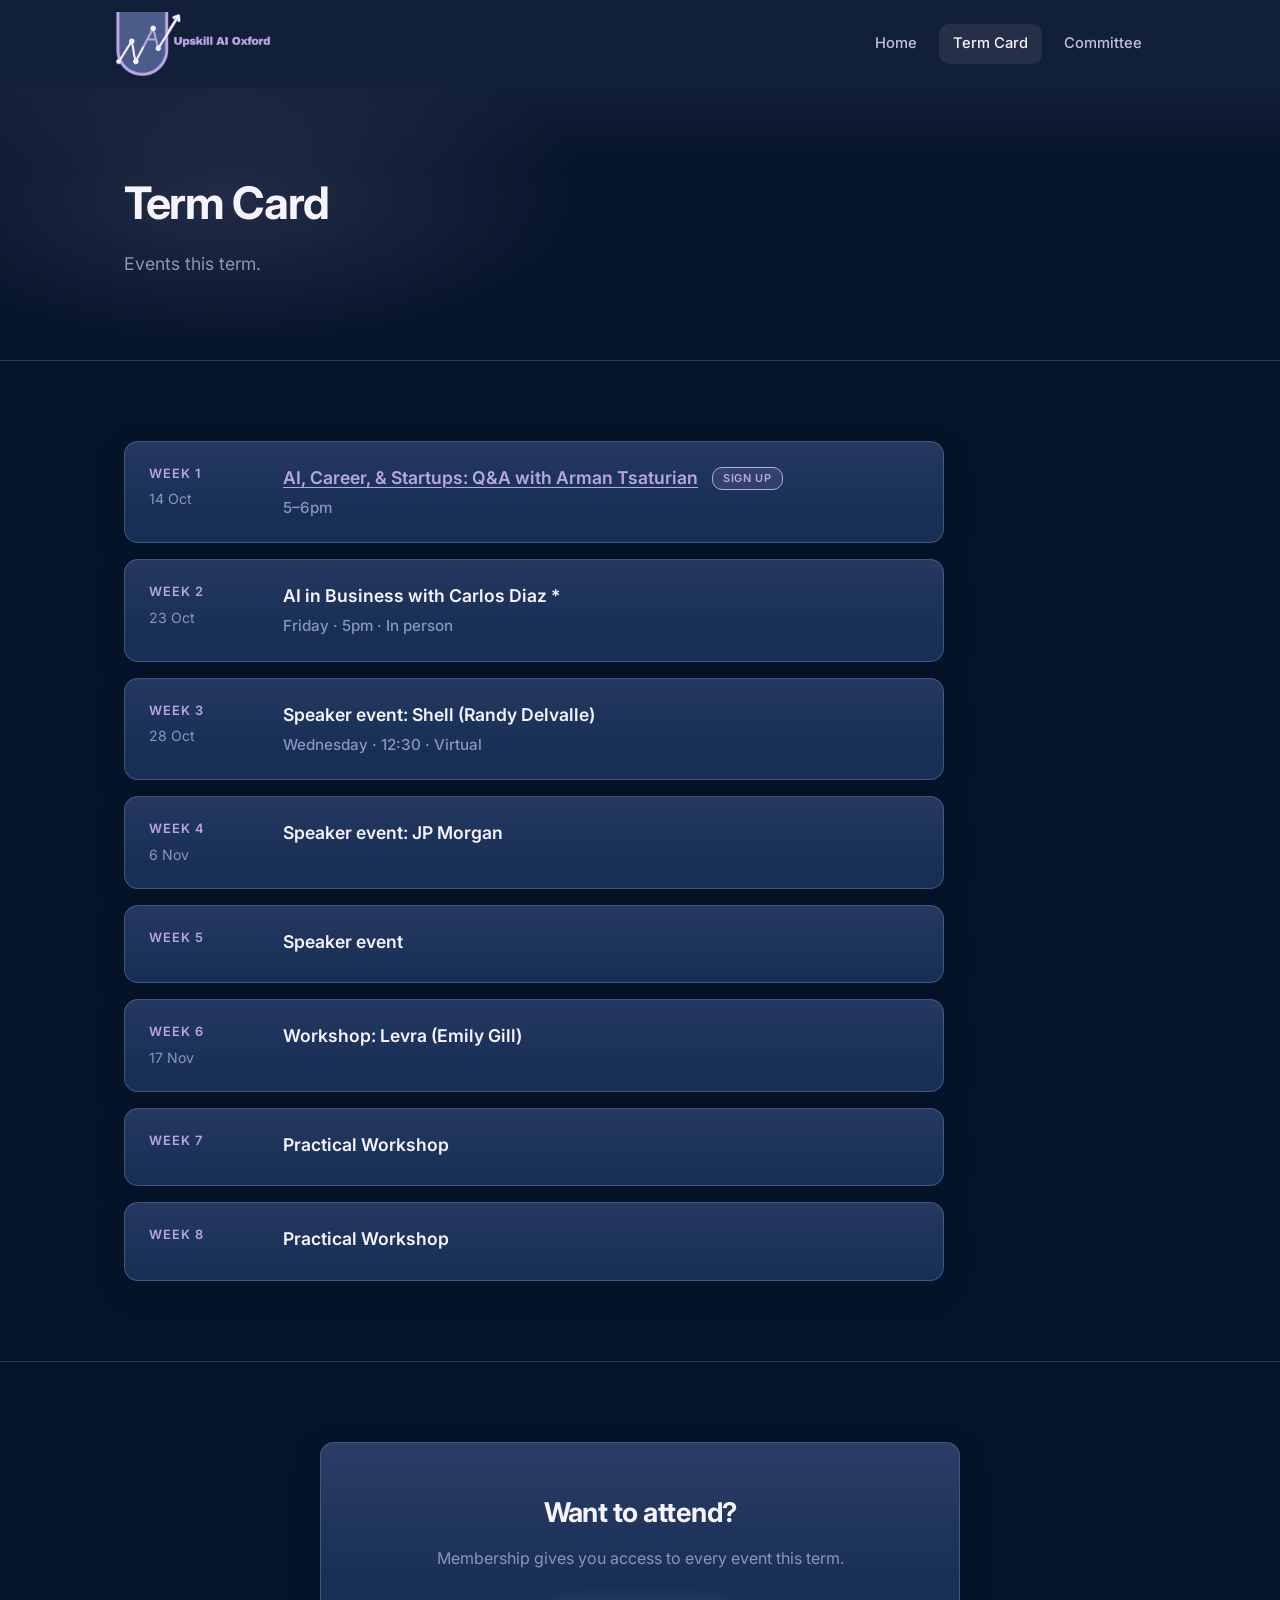
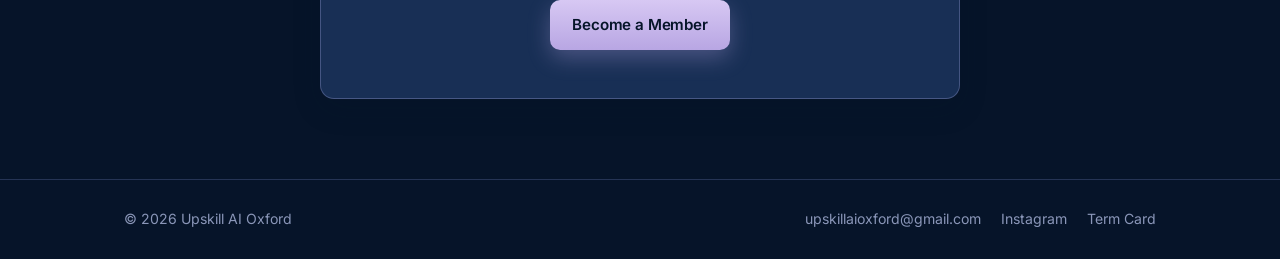
<file: termcard.html>
<!DOCTYPE html>
<html lang="en">
<head>
  <meta charset="UTF-8" />
  <meta name="viewport" content="width=device-width, initial-scale=1.0" />
  <title>Term Card — Upskill AI Oxford</title>
  <meta name="description" content="Events this term at Upskill AI Oxford." />
  <link rel="preconnect" href="https://fonts.googleapis.com" />
  <link rel="preconnect" href="https://fonts.gstatic.com" crossorigin />
  <link href="https://fonts.googleapis.com/css2?family=Inter:wght@400;500;600;700&display=swap" rel="stylesheet" />
  <link rel="stylesheet" href="styles.css?v=6" />
</head>
<body>
  <header class="site-header">
    <div class="container header-inner">
      <a href="index.html" class="brand">
        <img src="assets/logo.png" alt="Upskill AI Oxford" class="brand-logo" />
      </a>
      <nav class="site-nav">
        <a href="index.html" class="nav-link">Home</a>
        <a href="termcard.html" class="nav-link active">Term Card</a>
        <a href="index.html#committee" class="nav-link">Committee</a>
      </nav>
    </div>
  </header>

  <main>
    <section class="page-header">
      <div class="container">
        <h1>Term Card</h1>
        <p class="hero-sub">Events this term.</p>
      </div>
    </section>

    <section class="section">
      <div class="container">
        <div class="event-list">
          <article class="event">
            <div class="event-date">
              <span class="event-week">Week 1</span>
              <span class="event-day">14 Oct</span>
            </div>
            <div class="event-body">
              <h3><a class="event-signup" href="https://luma.com/odosrqc4"><span class="event-signup-title">AI, Career, &amp; Startups: Q&amp;A with Arman Tsaturian</span> <span class="event-signup-action">Sign up</span></a></h3>
              <p class="event-meta">5–6pm</p>
            </div>
          </article>

          <article class="event">
            <div class="event-date">
              <span class="event-week">Week 2</span>
              <span class="event-day">23 Oct</span>
            </div>
            <div class="event-body">
              <h3>AI in Business with Carlos Diaz *</h3>
              <p class="event-meta">Friday · 5pm · In person</p>
            </div>
          </article>

          <article class="event">
            <div class="event-date">
              <span class="event-week">Week 3</span>
              <span class="event-day">28 Oct</span>
            </div>
            <div class="event-body">
              <h3>Speaker event: Shell (Randy Delvalle)</h3>
              <p class="event-meta">Wednesday · 12:30 · Virtual</p>
            </div>
          </article>

          <article class="event">
            <div class="event-date">
              <span class="event-week">Week 4</span>
              <span class="event-day">6 Nov</span>
            </div>
            <div class="event-body">
              <h3>Speaker event: JP Morgan</h3>
            </div>
          </article>

          <article class="event">
            <div class="event-date">
              <span class="event-week">Week 5</span>
            </div>
            <div class="event-body">
              <h3>Speaker event</h3>
            </div>
          </article>

          <article class="event">
            <div class="event-date">
              <span class="event-week">Week 6</span>
              <span class="event-day">17 Nov</span>
            </div>
            <div class="event-body">
              <h3>Workshop: Levra (Emily Gill)</h3>
            </div>
          </article>

          <article class="event">
            <div class="event-date">
              <span class="event-week">Week 7</span>
            </div>
            <div class="event-body">
              <h3>Practical Workshop</h3>
            </div>
          </article>

          <article class="event">
            <div class="event-date">
              <span class="event-week">Week 8</span>
            </div>
            <div class="event-body">
              <h3>Practical Workshop</h3>
            </div>
          </article>
        </div>
      </div>
    </section>

    <section class="section join-section">
      <div class="container join-inner">
        <h2>Want to attend?</h2>
        <p>Membership gives you access to every event this term.</p>
        <a href="index.html#join" class="btn btn-primary">Become a Member</a>
      </div>
    </section>
  </main>

  <footer class="site-footer">
    <div class="container footer-inner">
      <p>&copy; 2026 Upskill AI Oxford</p>
      <div class="footer-links">
        <a href="mailto:upskillaioxford@gmail.com">upskillaioxford@gmail.com</a>
        <a href="https://www.instagram.com/oxappliedai/">Instagram</a>
        <a href="termcard.html">Term Card</a>
      </div>
    </div>
  </footer>
</body>
</html>
</file>
<file: styles.css>
/* Upskill AI Oxford — dark, professional theme */

:root {
  /* Palette: #061429, #182F55, #4C5C8A, #B8A6E3, #F6F3FF */
  --bg: #061429;
  --bg-elevated: #182f55;
  --border: #4c5c8a;
  --text: #f6f3ff;
  --text-muted: #8a96b8;
  --accent: #b8a6e3;
  --accent-hover: #c9baec;
  --accent-contrast: #061429;
  --header-bg: #121f38;
  --header-text: #f6f3ff;
  --header-text-muted: #c5c0d8;
  --header-border: rgba(76, 92, 138, 0.45);
  --header-hover-bg: rgba(246, 243, 255, 0.08);
  --radius: 3px;
  --container: 1080px;
}

* {
  box-sizing: border-box;
  margin: 0;
  padding: 0;
}

html {
  scroll-behavior: smooth;
}

body {
  font-family: "Inter", -apple-system, BlinkMacSystemFont, "Segoe UI", sans-serif;
  background: var(--bg);
  color: var(--text);
  line-height: 1.6;
  -webkit-font-smoothing: antialiased;
}

.container {
  max-width: var(--container);
  margin: 0 auto;
  padding: 0 24px;
}

a {
  color: var(--accent);
  text-decoration: none;
}

/* ---------- Header ---------- */

.site-header {
  position: sticky;
  top: 0;
  z-index: 100;
  background: var(--header-bg);
  border-bottom: none;
  box-shadow: none;
}

.header-inner {
  display: flex;
  align-items: center;
  justify-content: space-between;
  height: 88px;
  padding-left: 16px;
  padding-right: 24px;
}

.brand {
  display: flex;
  align-items: center;
  flex-shrink: 0;
  margin-right: 12px;
}

.brand-logo {
  height: 64px;
  width: auto;
  display: block;
}

.site-nav {
  display: flex;
  gap: 8px;
}

.site-header .nav-link {
  padding: 8px 14px;
  border-radius: 10px;
  color: var(--header-text-muted);
  font-size: 0.92rem;
  font-weight: 500;
  transition: color 0.18s ease, background 0.18s ease;
}

.site-header .nav-link:hover {
  color: var(--header-text);
  background: var(--header-hover-bg);
}

.site-header .nav-link.active {
  color: var(--header-text);
  background: var(--header-hover-bg);
}

/* ---------- Buttons ---------- */

.btn {
  display: inline-flex;
  align-items: center;
  justify-content: center;
  padding: 13px 22px;
  border-radius: 10px;
  font-size: 0.95rem;
  font-weight: 600;
  letter-spacing: -0.01em;
  transition: background 0.18s ease, border-color 0.18s ease, transform 0.18s ease, box-shadow 0.18s ease;
}

.btn:focus-visible {
  outline: 2px solid var(--accent);
  outline-offset: 3px;
}

.btn-primary {
  background: linear-gradient(180deg, #d7c8f3 0%, var(--accent) 100%);
  color: var(--accent-contrast);
  box-shadow: 0 8px 22px rgba(184, 166, 227, 0.32);
}

.btn-primary:hover {
  background: linear-gradient(180deg, #e6dcf8 0%, var(--accent-hover) 100%);
  transform: translateY(-1px);
  box-shadow: 0 12px 28px rgba(184, 166, 227, 0.45);
}

.btn-secondary {
  background: rgba(246, 243, 255, 0.04);
  color: var(--text);
  border: 1px solid rgba(184, 166, 227, 0.5);
}

.btn-secondary:hover {
  background: rgba(184, 166, 227, 0.14);
  border-color: var(--accent);
  transform: translateY(-1px);
}

/* ---------- Hero ---------- */

.hero {
  position: relative;
  padding: 110px 0 90px;
  border-bottom: 1px solid rgba(76, 92, 138, 0.45);
  background:
    radial-gradient(520px 240px at 18% 30%, rgba(184, 166, 227, 0.16), transparent 70%),
    linear-gradient(180deg, #121f38 0%, var(--bg) 96px),
    var(--bg);
}

.hero-kicker {
  color: var(--accent);
  font-size: 0.85rem;
  font-weight: 600;
  text-transform: uppercase;
  letter-spacing: 0.12em;
  margin-bottom: 14px;
}

.hero h1 {
  font-size: clamp(2.4rem, 5vw, 3.6rem);
  font-weight: 700;
  letter-spacing: -0.03em;
  line-height: 1.1;
  margin-bottom: 20px;
}

.hero-sub {
  max-width: 620px;
  color: var(--text-muted);
  font-size: 1.1rem;
  margin-bottom: 32px;
}

.hero-actions {
  display: flex;
  gap: 14px;
  flex-wrap: wrap;
}

.hero-committee {
  display: none;
}

/* ---------- Sections ---------- */

.section {
  padding: 80px 0;
  border-bottom: 1px solid rgba(76, 92, 138, 0.45);
}

.section:last-of-type {
  border-bottom: none;
}

.section-title {
  font-size: 1.7rem;
  font-weight: 700;
  letter-spacing: -0.02em;
  margin-bottom: 8px;
}

.section-sub {
  color: var(--text-muted);
  margin-bottom: 36px;
}

.section-title + .card-grid {
  margin-top: 36px;
}

/* ---------- Cards ---------- */

.card-grid {
  display: grid;
  grid-template-columns: repeat(3, 1fr);
  gap: 16px;
  width: 100%;
  counter-reset: card;
}

.card {
  position: relative;
  background:
    linear-gradient(180deg, rgba(184, 166, 227, 0.1), transparent 88px),
    var(--bg-elevated);
  border: 1px solid rgba(76, 92, 138, 0.85);
  border-radius: 14px;
  padding: 24px 24px 26px;
  box-shadow: 0 10px 28px rgba(6, 20, 41, 0.18);
  transition: border-color 0.18s ease, transform 0.18s ease, box-shadow 0.18s ease;
}

.card::before {
  counter-increment: card;
  content: counter(card, decimal-leading-zero);
  display: block;
  margin-bottom: 22px;
  color: var(--accent);
  font-size: 0.78rem;
  font-weight: 600;
  letter-spacing: 0.14em;
}

@media (hover: hover) {
  .card:hover {
    border-color: var(--accent);
    transform: translateY(-3px);
    box-shadow: 0 16px 36px rgba(6, 20, 41, 0.28);
  }
}

.card h3 {
  font-size: 1.15rem;
  font-weight: 600;
  letter-spacing: -0.02em;
  margin-bottom: 10px;
}

.card p {
  color: var(--text-muted);
  font-size: 0.95rem;
}

/* ---------- Committee ---------- */

.committee-section .section-sub {
  margin-bottom: 28px;
}

.committee-scroll {
  overflow-x: auto;
  scroll-snap-type: x mandatory;
  scroll-behavior: smooth;
  -webkit-overflow-scrolling: touch;
  scrollbar-width: thin;
  scrollbar-color: var(--border) transparent;
  padding: 6px max(24px, calc((100% - var(--container)) / 2 + 24px)) 18px;
}

.committee-scroll:focus-visible {
  outline: 2px solid var(--accent);
  outline-offset: 2px;
}

.committee-track {
  display: flex;
  gap: 16px;
  width: max-content;
}

.committee-card {
  flex: 0 0 min(280px, calc(100vw - 48px));
  scroll-snap-align: center;
  background: var(--bg-elevated);
  border: 1px solid rgba(76, 92, 138, 0.85);
  border-radius: 14px;
  overflow: hidden;
  box-shadow: 0 10px 28px rgba(6, 20, 41, 0.18);
  transition: border-color 0.18s ease, transform 0.18s ease, box-shadow 0.18s ease;
}

@media (hover: hover) {
  .committee-card:hover {
    border-color: var(--accent);
    transform: translateY(-3px);
    box-shadow: 0 16px 36px rgba(6, 20, 41, 0.28);
  }
}

.committee-photo {
  width: 100%;
  aspect-ratio: 3 / 4;
  object-fit: cover;
  object-position: center top;
  display: block;
  background: var(--border);
}

.committee-card h3 {
  padding: 16px 16px 4px;
  font-size: 1.05rem;
  font-weight: 600;
}

.committee-card .member-role {
  padding: 0 16px 18px;
  color: var(--accent);
  font-size: 0.82rem;
  font-weight: 600;
  letter-spacing: 0.04em;
}

/* ---------- Join ---------- */

.join-section {
  text-align: center;
}

.join-inner {
  max-width: 640px;
  margin: 0 auto;
  padding: 48px 36px;
  background:
    linear-gradient(180deg, rgba(184, 166, 227, 0.12), transparent 140px),
    var(--bg-elevated);
  border: 1px solid rgba(76, 92, 138, 0.85);
  border-radius: 14px;
  box-shadow: 0 10px 28px rgba(6, 20, 41, 0.18);
}

.join-inner h2 {
  font-size: 1.7rem;
  font-weight: 700;
  letter-spacing: -0.02em;
  margin-bottom: 12px;
}

.join-inner p {
  color: var(--text-muted);
  margin-bottom: 28px;
}

/* ---------- Term card page ---------- */

.page-header {
  position: relative;
  padding: 80px 0 50px;
  border-bottom: 1px solid rgba(76, 92, 138, 0.45);
  background:
    radial-gradient(520px 220px at 18% 40%, rgba(184, 166, 227, 0.16), transparent 70%),
    linear-gradient(180deg, #121f38 0%, var(--bg) 80px),
    var(--bg);
}

.page-header h1 {
  font-size: clamp(2rem, 4vw, 2.8rem);
  font-weight: 700;
  letter-spacing: -0.03em;
  margin-bottom: 10px;
}

.tbd-card {
  max-width: 520px;
  background: var(--bg-elevated);
  border: 1px solid var(--border);
  border-radius: var(--radius);
  padding: 32px;
}

.tbd-label {
  color: var(--accent);
  font-size: 0.85rem;
  font-weight: 600;
  text-transform: uppercase;
  letter-spacing: 0.12em;
  margin-bottom: 10px;
}

.tbd-card p:last-child {
  color: var(--text-muted);
}

.event-list {
  display: flex;
  flex-direction: column;
  gap: 16px;
  max-width: 820px;
}

.event {
  display: flex;
  gap: 24px;
  background:
    linear-gradient(180deg, rgba(184, 166, 227, 0.08), transparent 72px),
    var(--bg-elevated);
  border: 1px solid rgba(76, 92, 138, 0.85);
  border-radius: 14px;
  padding: 22px 24px;
  box-shadow: 0 10px 28px rgba(6, 20, 41, 0.18);
  transition: border-color 0.18s ease, transform 0.18s ease, box-shadow 0.18s ease;
}

@media (hover: hover) {
  .event:hover {
    border-color: var(--accent);
    transform: translateY(-2px);
    box-shadow: 0 16px 36px rgba(6, 20, 41, 0.28);
  }
}

.event-date {
  flex-shrink: 0;
  width: 110px;
  display: flex;
  flex-direction: column;
  gap: 4px;
}

.event-week {
  color: var(--accent);
  font-size: 0.8rem;
  font-weight: 600;
  text-transform: uppercase;
  letter-spacing: 0.08em;
}

.event-day {
  color: var(--text-muted);
  font-size: 0.88rem;
}

.event-body h3 {
  font-size: 1.1rem;
  font-weight: 600;
  margin-bottom: 4px;
}

.event-signup {
  color: var(--accent);
}

.event-signup-title {
  text-decoration: underline;
  text-underline-offset: 3px;
  text-decoration-thickness: 1px;
}

.event-signup-action {
  display: inline-block;
  margin-left: 10px;
  padding: 3px 10px;
  border: 1px solid var(--accent);
  border-radius: 10px;
  background: rgba(184, 166, 227, 0.12);
  font-size: 0.68rem;
  font-weight: 600;
  letter-spacing: 0.06em;
  line-height: 1.4;
  text-transform: uppercase;
  vertical-align: 2px;
}

.event-signup:hover {
  color: var(--accent-hover);
}

.event-signup:hover .event-signup-action {
  border-color: var(--accent-hover);
}

.event-body p.event-meta {
  color: var(--accent);
  font-size: 0.85rem;
  font-weight: 500;
  margin-bottom: 0;
}

.event-body p:last-child {
  color: var(--text-muted);
  font-size: 0.95rem;
}

/* ---------- Footer ---------- */

.site-footer {
  border-top: 1px solid rgba(76, 92, 138, 0.45);
  padding: 28px 0;
}

.footer-inner {
  display: flex;
  align-items: center;
  justify-content: space-between;
  flex-wrap: wrap;
  gap: 12px;
  color: var(--text-muted);
  font-size: 0.88rem;
}

.footer-links {
  display: flex;
  gap: 20px;
}

.footer-links a {
  color: var(--text-muted);
}

.footer-links a:hover {
  color: var(--accent);
}

/* ---------- Responsive ---------- */

@media (max-width: 640px) {
  .header-inner {
    flex-direction: column;
    height: auto;
    gap: 12px;
    padding: 18px 16px 14px;
  }

  .brand {
    margin-right: 0;
    justify-content: center;
    width: 100%;
  }

  .brand-logo {
    height: auto;
    width: min(220px, 68vw);
  }

  .site-nav {
    display: none;
  }

  .hero,
  .page-header {
    text-align: center;
    padding: 56px 0 48px;
  }

  .hero-sub {
    margin-left: auto;
    margin-right: auto;
  }

  .hero-actions {
    justify-content: center;
  }

  .hero-committee {
    display: inline-flex;
  }

  .section {
    padding: 56px 0;
  }

  .section-title,
  .section-sub {
    text-align: center;
  }

  .card,
  .committee-card h3,
  .committee-card .member-role {
    text-align: center;
  }

  .card-grid {
    grid-template-columns: 1fr;
  }

  .join-inner {
    padding: 36px 22px;
  }

  .footer-inner {
    flex-direction: column;
    justify-content: center;
    text-align: center;
  }

  .footer-links {
    justify-content: center;
    flex-wrap: wrap;
  }

  .event {
    flex-direction: column;
    gap: 10px;
  }

  .event-date {
    flex-direction: row;
    width: auto;
    gap: 12px;
    align-items: baseline;
  }
}
</file>
